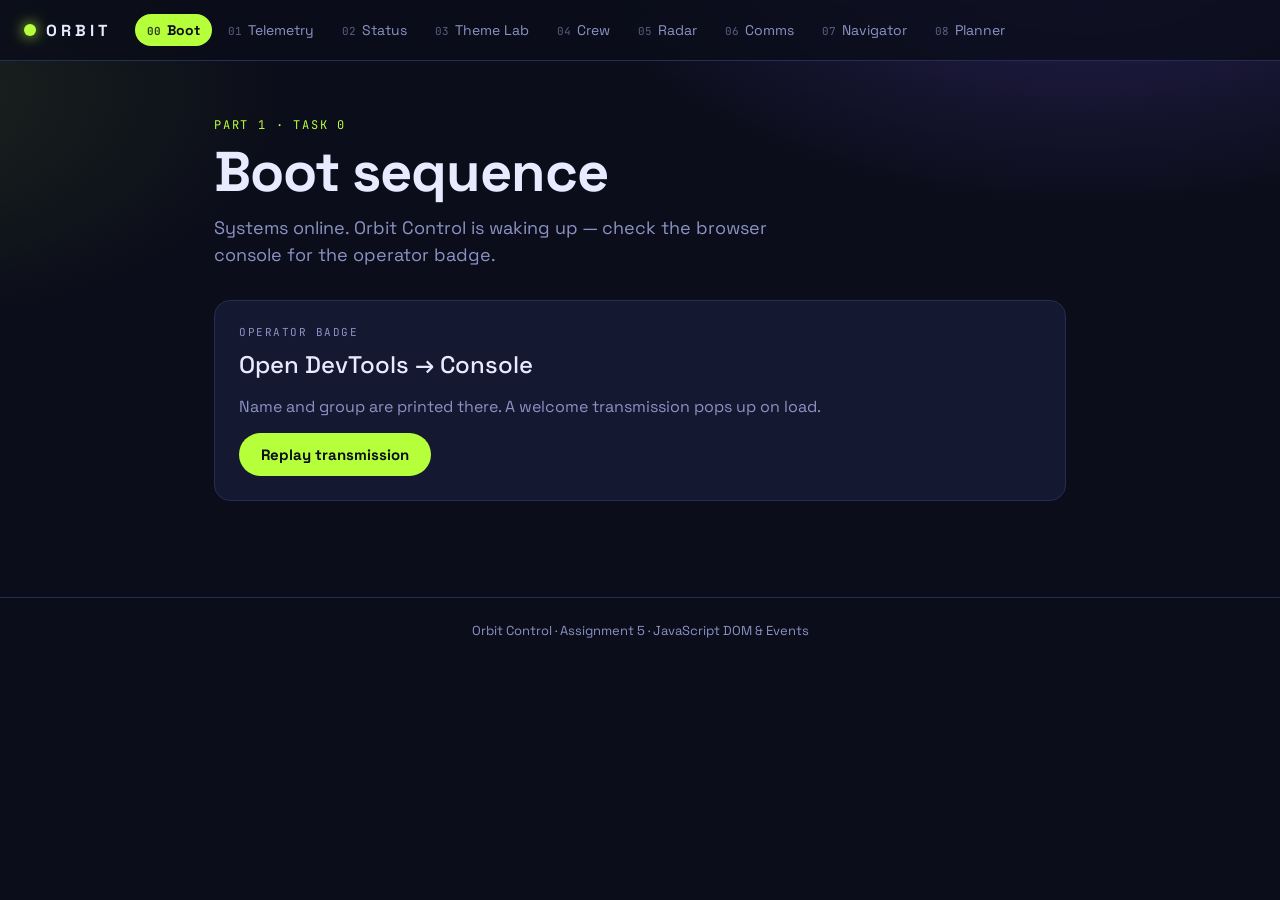
<file: assignment5/index.html>
<!DOCTYPE html>
<html lang="en">
<head>
  <meta charset="UTF-8">
  <meta name="viewport" content="width=device-width, initial-scale=1.0">
  <title>Orbit Control · Boot sequence</title>
  <link rel="preconnect" href="https://fonts.googleapis.com">
  <link href="https://fonts.googleapis.com/css2?family=JetBrains+Mono:wght@400;600&family=Space+Grotesk:wght@400;500;700&display=swap" rel="stylesheet">
  <link rel="stylesheet" href="style.css">
</head>
<body>
  <header class="topbar">
    <a class="brand" href="index.html"><span class="dot"></span>ORBIT</a>
    <nav class="navbar">
      <a href="index.html" class="active"><i>00</i>Boot</a>
      <a href="task1.html"><i>01</i>Telemetry</a>
      <a href="task2.html"><i>02</i>Status</a>
      <a href="task3.html"><i>03</i>Theme Lab</a>
      <a href="task4.html"><i>04</i>Crew</a>
      <a href="task5.html"><i>05</i>Radar</a>
      <a href="task6.html"><i>06</i>Comms</a>
      <a href="task7.html"><i>07</i>Navigator</a>
      <a href="task8.html"><i>08</i>Planner</a>
    </nav>
  </header>
  <main>
    <p class="eyebrow">Part 1 · Task 0</p>
    <h1>Boot sequence</h1>
    <p class="lead">Systems online. Orbit Control is waking up — check the browser console for the operator badge.</p>
<div class="panel"><div class="kicker">Operator badge</div><p class="big">Open DevTools → Console</p><p class="muted">Name and group are printed there. A welcome transmission pops up on load.</p>
<button id="again">Replay transmission</button></div>
  </main>
  <footer>Orbit Control · Assignment 5 · JavaScript DOM &amp; Events</footer>
  <script src="js/index.js"></script>
</body>
</html>
</file>
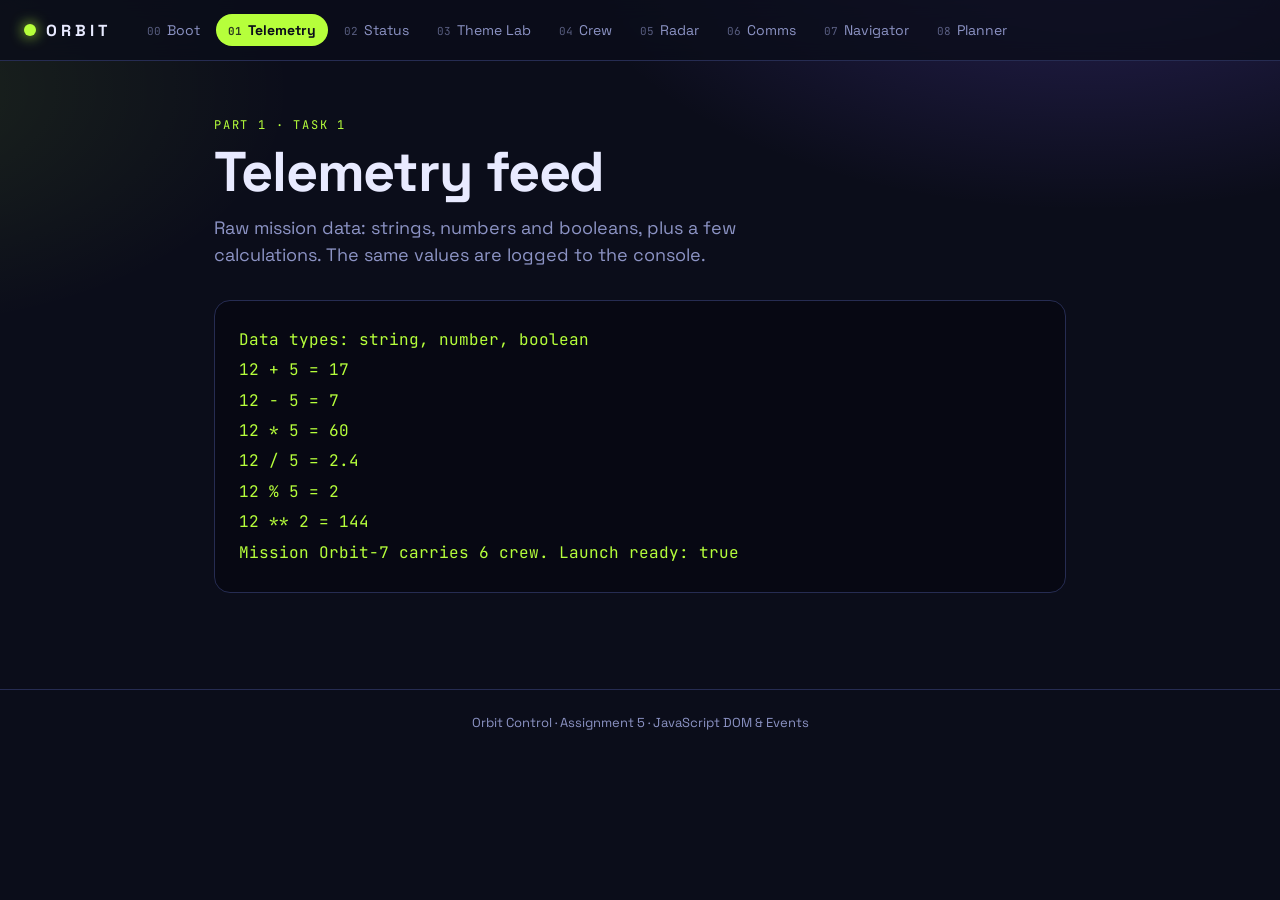
<file: assignment5/task1.html>
<!DOCTYPE html>
<html lang="en">
<head>
  <meta charset="UTF-8">
  <meta name="viewport" content="width=device-width, initial-scale=1.0">
  <title>Orbit Control · Telemetry feed</title>
  <link rel="preconnect" href="https://fonts.googleapis.com">
  <link href="https://fonts.googleapis.com/css2?family=JetBrains+Mono:wght@400;600&family=Space+Grotesk:wght@400;500;700&display=swap" rel="stylesheet">
  <link rel="stylesheet" href="style.css">
</head>
<body>
  <header class="topbar">
    <a class="brand" href="index.html"><span class="dot"></span>ORBIT</a>
    <nav class="navbar">
      <a href="index.html"><i>00</i>Boot</a>
      <a href="task1.html" class="active"><i>01</i>Telemetry</a>
      <a href="task2.html"><i>02</i>Status</a>
      <a href="task3.html"><i>03</i>Theme Lab</a>
      <a href="task4.html"><i>04</i>Crew</a>
      <a href="task5.html"><i>05</i>Radar</a>
      <a href="task6.html"><i>06</i>Comms</a>
      <a href="task7.html"><i>07</i>Navigator</a>
      <a href="task8.html"><i>08</i>Planner</a>
    </nav>
  </header>
  <main>
    <p class="eyebrow">Part 1 · Task 1</p>
    <h1>Telemetry feed</h1>
    <p class="lead">Raw mission data: strings, numbers and booleans, plus a few calculations. The same values are logged to the console.</p>
<pre id="out" class="terminal"></pre>
  </main>
  <footer>Orbit Control · Assignment 5 · JavaScript DOM &amp; Events</footer>
  <script src="js/task1.js"></script>
</body>
</html>
</file>
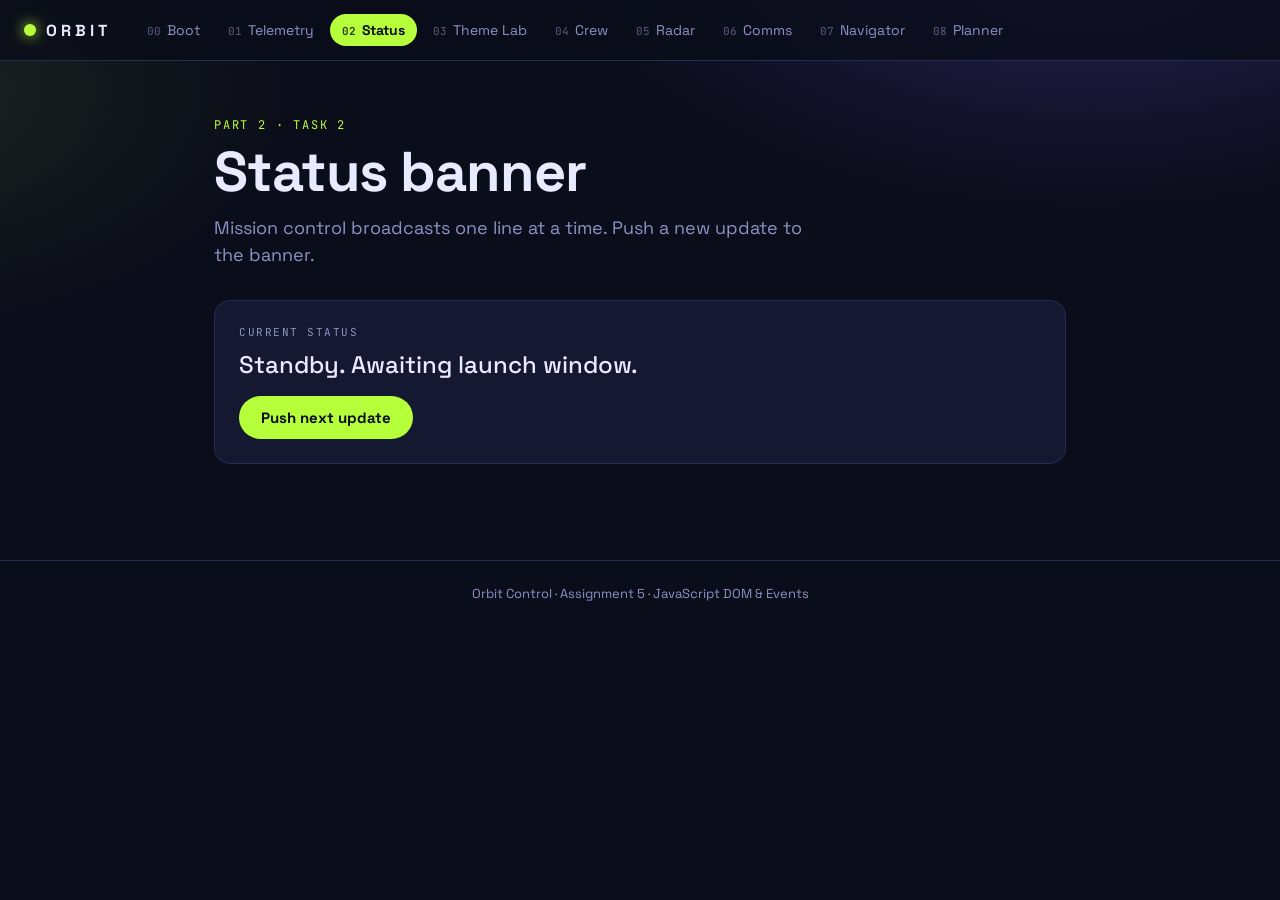
<file: assignment5/task2.html>
<!DOCTYPE html>
<html lang="en">
<head>
  <meta charset="UTF-8">
  <meta name="viewport" content="width=device-width, initial-scale=1.0">
  <title>Orbit Control · Status banner</title>
  <link rel="preconnect" href="https://fonts.googleapis.com">
  <link href="https://fonts.googleapis.com/css2?family=JetBrains+Mono:wght@400;600&family=Space+Grotesk:wght@400;500;700&display=swap" rel="stylesheet">
  <link rel="stylesheet" href="style.css">
</head>
<body>
  <header class="topbar">
    <a class="brand" href="index.html"><span class="dot"></span>ORBIT</a>
    <nav class="navbar">
      <a href="index.html"><i>00</i>Boot</a>
      <a href="task1.html"><i>01</i>Telemetry</a>
      <a href="task2.html" class="active"><i>02</i>Status</a>
      <a href="task3.html"><i>03</i>Theme Lab</a>
      <a href="task4.html"><i>04</i>Crew</a>
      <a href="task5.html"><i>05</i>Radar</a>
      <a href="task6.html"><i>06</i>Comms</a>
      <a href="task7.html"><i>07</i>Navigator</a>
      <a href="task8.html"><i>08</i>Planner</a>
    </nav>
  </header>
  <main>
    <p class="eyebrow">Part 2 · Task 2</p>
    <h1>Status banner</h1>
    <p class="lead">Mission control broadcasts one line at a time. Push a new update to the banner.</p>
<div class="panel"><div class="kicker">Current status</div><p id="text" class="big">Standby. Awaiting launch window.</p>
<button id="btn">Push next update</button></div>
  </main>
  <footer>Orbit Control · Assignment 5 · JavaScript DOM &amp; Events</footer>
  <script src="js/task2.js"></script>
</body>
</html>
</file>
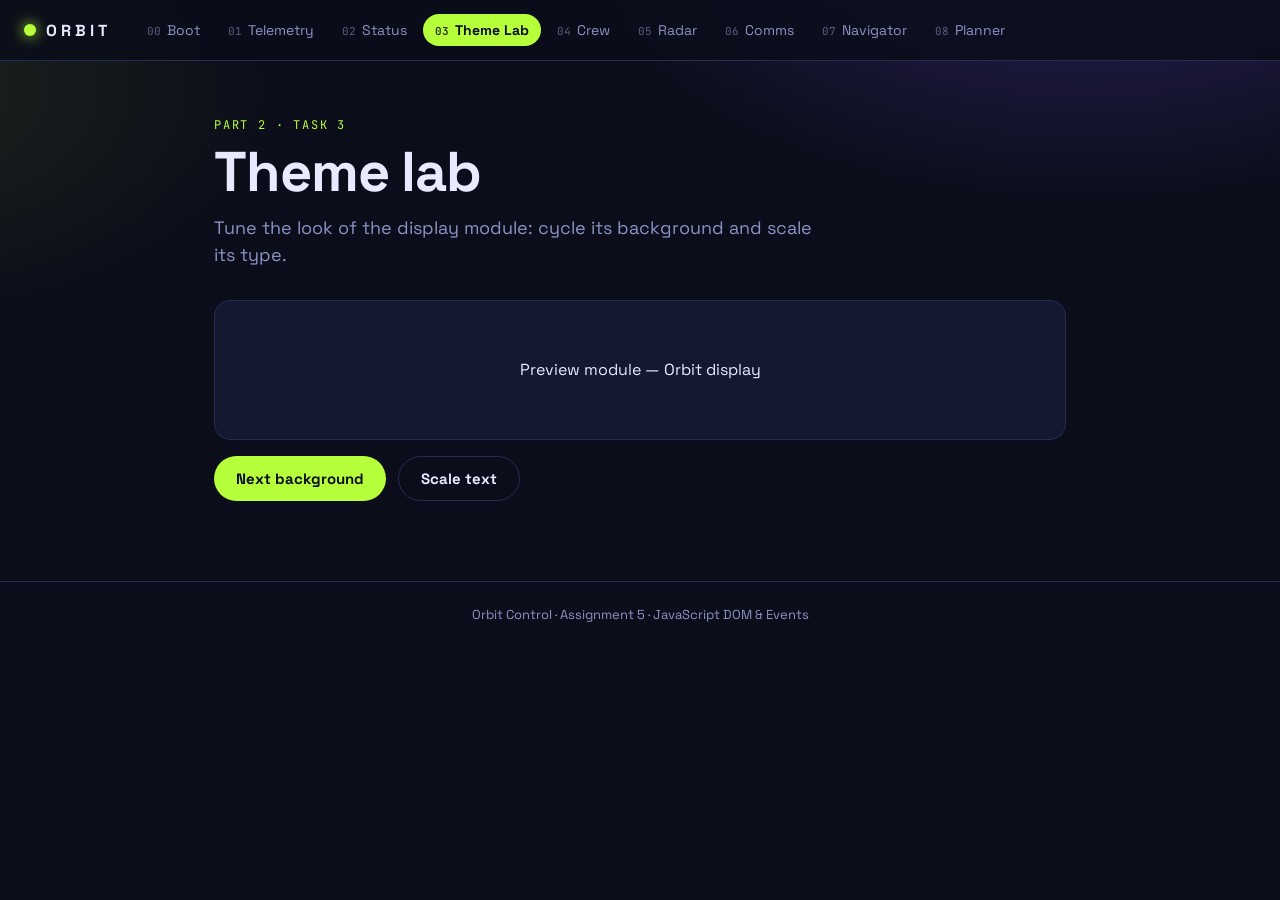
<file: assignment5/task3.html>
<!DOCTYPE html>
<html lang="en">
<head>
  <meta charset="UTF-8">
  <meta name="viewport" content="width=device-width, initial-scale=1.0">
  <title>Orbit Control · Theme lab</title>
  <link rel="preconnect" href="https://fonts.googleapis.com">
  <link href="https://fonts.googleapis.com/css2?family=JetBrains+Mono:wght@400;600&family=Space+Grotesk:wght@400;500;700&display=swap" rel="stylesheet">
  <link rel="stylesheet" href="style.css">
</head>
<body>
  <header class="topbar">
    <a class="brand" href="index.html"><span class="dot"></span>ORBIT</a>
    <nav class="navbar">
      <a href="index.html"><i>00</i>Boot</a>
      <a href="task1.html"><i>01</i>Telemetry</a>
      <a href="task2.html"><i>02</i>Status</a>
      <a href="task3.html" class="active"><i>03</i>Theme Lab</a>
      <a href="task4.html"><i>04</i>Crew</a>
      <a href="task5.html"><i>05</i>Radar</a>
      <a href="task6.html"><i>06</i>Comms</a>
      <a href="task7.html"><i>07</i>Navigator</a>
      <a href="task8.html"><i>08</i>Planner</a>
    </nav>
  </header>
  <main>
    <p class="eyebrow">Part 2 · Task 3</p>
    <h1>Theme lab</h1>
    <p class="lead">Tune the look of the display module: cycle its background and scale its type.</p>
<div id="box" class="panel preview">Preview module — Orbit display</div>
<div class="row"><button id="bg">Next background</button><button id="fs" class="ghost">Scale text</button></div>
  </main>
  <footer>Orbit Control · Assignment 5 · JavaScript DOM &amp; Events</footer>
  <script src="js/task3.js"></script>
</body>
</html>
</file>
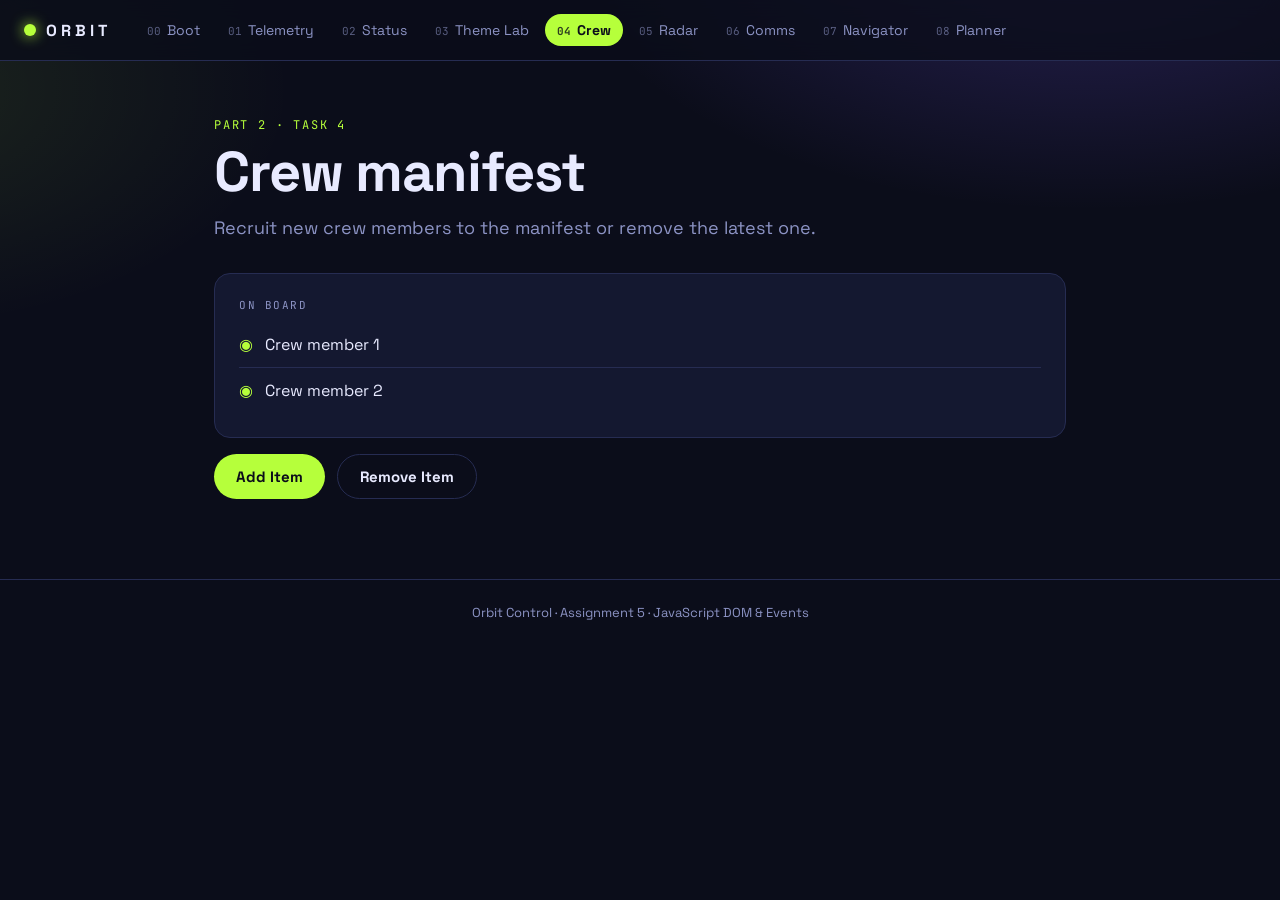
<file: assignment5/task4.html>
<!DOCTYPE html>
<html lang="en">
<head>
  <meta charset="UTF-8">
  <meta name="viewport" content="width=device-width, initial-scale=1.0">
  <title>Orbit Control · Crew manifest</title>
  <link rel="preconnect" href="https://fonts.googleapis.com">
  <link href="https://fonts.googleapis.com/css2?family=JetBrains+Mono:wght@400;600&family=Space+Grotesk:wght@400;500;700&display=swap" rel="stylesheet">
  <link rel="stylesheet" href="style.css">
</head>
<body>
  <header class="topbar">
    <a class="brand" href="index.html"><span class="dot"></span>ORBIT</a>
    <nav class="navbar">
      <a href="index.html"><i>00</i>Boot</a>
      <a href="task1.html"><i>01</i>Telemetry</a>
      <a href="task2.html"><i>02</i>Status</a>
      <a href="task3.html"><i>03</i>Theme Lab</a>
      <a href="task4.html" class="active"><i>04</i>Crew</a>
      <a href="task5.html"><i>05</i>Radar</a>
      <a href="task6.html"><i>06</i>Comms</a>
      <a href="task7.html"><i>07</i>Navigator</a>
      <a href="task8.html"><i>08</i>Planner</a>
    </nav>
  </header>
  <main>
    <p class="eyebrow">Part 2 · Task 4</p>
    <h1>Crew manifest</h1>
    <p class="lead">Recruit new crew members to the manifest or remove the latest one.</p>
<div class="panel"><div class="kicker">On board</div><ul id="list" class="manifest"><li>Crew member 1</li><li>Crew member 2</li></ul></div>
<div class="row"><button id="add">Add Item</button><button id="remove" class="ghost">Remove Item</button></div>
  </main>
  <footer>Orbit Control · Assignment 5 · JavaScript DOM &amp; Events</footer>
  <script src="js/task4.js"></script>
</body>
</html>
</file>
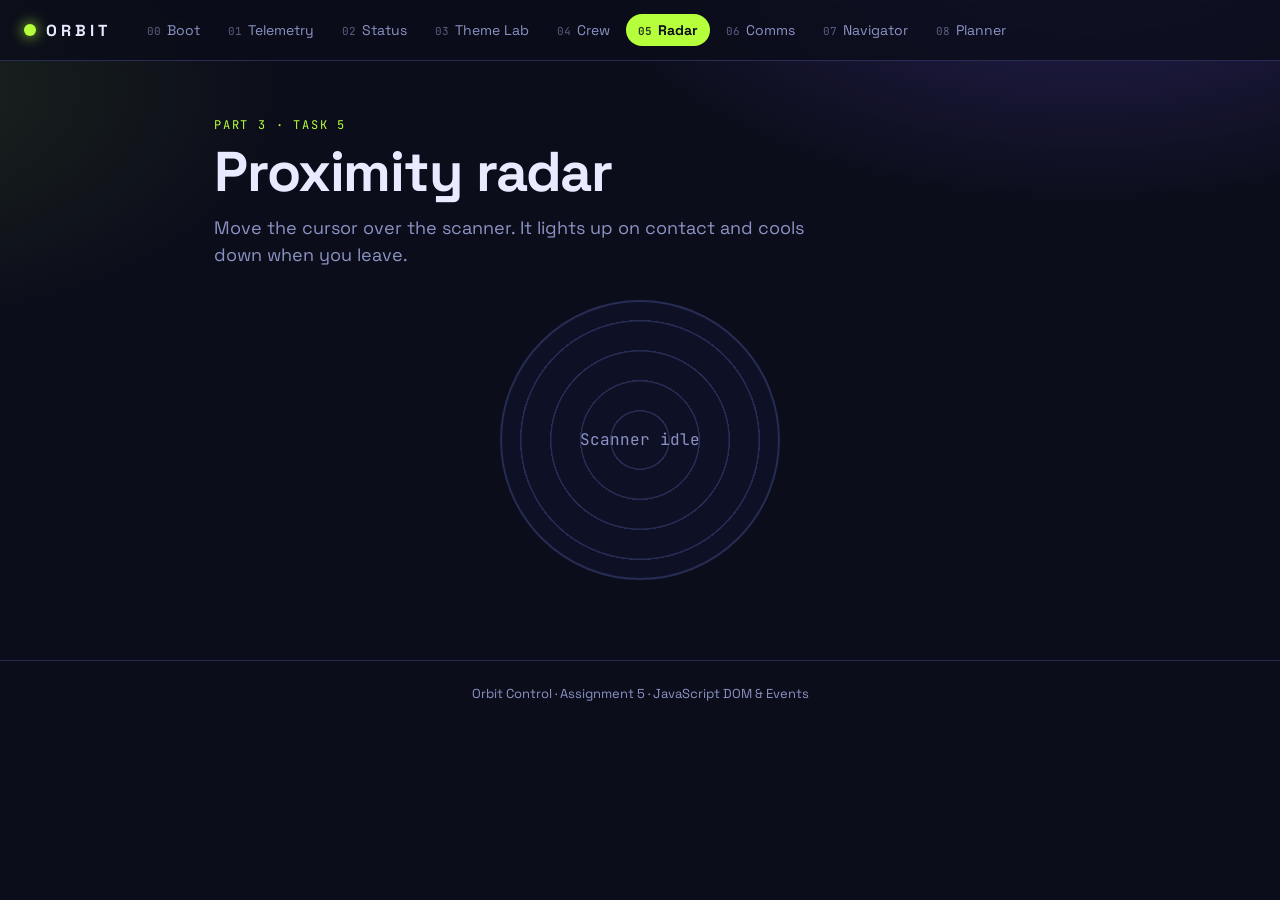
<file: assignment5/task5.html>
<!DOCTYPE html>
<html lang="en">
<head>
  <meta charset="UTF-8">
  <meta name="viewport" content="width=device-width, initial-scale=1.0">
  <title>Orbit Control · Proximity radar</title>
  <link rel="preconnect" href="https://fonts.googleapis.com">
  <link href="https://fonts.googleapis.com/css2?family=JetBrains+Mono:wght@400;600&family=Space+Grotesk:wght@400;500;700&display=swap" rel="stylesheet">
  <link rel="stylesheet" href="style.css">
</head>
<body>
  <header class="topbar">
    <a class="brand" href="index.html"><span class="dot"></span>ORBIT</a>
    <nav class="navbar">
      <a href="index.html"><i>00</i>Boot</a>
      <a href="task1.html"><i>01</i>Telemetry</a>
      <a href="task2.html"><i>02</i>Status</a>
      <a href="task3.html"><i>03</i>Theme Lab</a>
      <a href="task4.html"><i>04</i>Crew</a>
      <a href="task5.html" class="active"><i>05</i>Radar</a>
      <a href="task6.html"><i>06</i>Comms</a>
      <a href="task7.html"><i>07</i>Navigator</a>
      <a href="task8.html"><i>08</i>Planner</a>
    </nav>
  </header>
  <main>
    <p class="eyebrow">Part 3 · Task 5</p>
    <h1>Proximity radar</h1>
    <p class="lead">Move the cursor over the scanner. It lights up on contact and cools down when you leave.</p>
<div id="hover" class="radar"><span>Scanner idle</span></div>
  </main>
  <footer>Orbit Control · Assignment 5 · JavaScript DOM &amp; Events</footer>
  <script src="js/task5.js"></script>
</body>
</html>
</file>
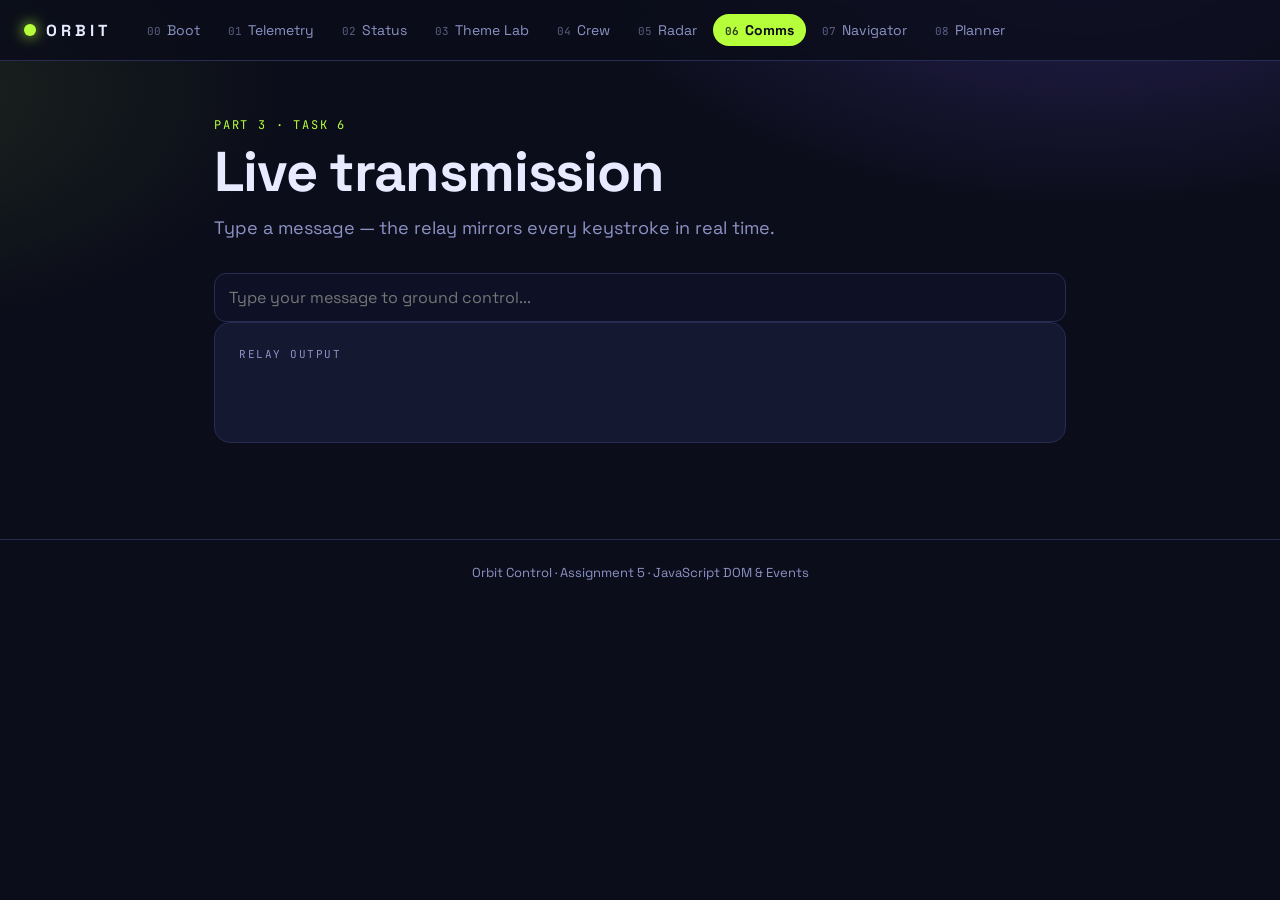
<file: assignment5/task6.html>
<!DOCTYPE html>
<html lang="en">
<head>
  <meta charset="UTF-8">
  <meta name="viewport" content="width=device-width, initial-scale=1.0">
  <title>Orbit Control · Live transmission</title>
  <link rel="preconnect" href="https://fonts.googleapis.com">
  <link href="https://fonts.googleapis.com/css2?family=JetBrains+Mono:wght@400;600&family=Space+Grotesk:wght@400;500;700&display=swap" rel="stylesheet">
  <link rel="stylesheet" href="style.css">
</head>
<body>
  <header class="topbar">
    <a class="brand" href="index.html"><span class="dot"></span>ORBIT</a>
    <nav class="navbar">
      <a href="index.html"><i>00</i>Boot</a>
      <a href="task1.html"><i>01</i>Telemetry</a>
      <a href="task2.html"><i>02</i>Status</a>
      <a href="task3.html"><i>03</i>Theme Lab</a>
      <a href="task4.html"><i>04</i>Crew</a>
      <a href="task5.html"><i>05</i>Radar</a>
      <a href="task6.html" class="active"><i>06</i>Comms</a>
      <a href="task7.html"><i>07</i>Navigator</a>
      <a href="task8.html"><i>08</i>Planner</a>
    </nav>
  </header>
  <main>
    <p class="eyebrow">Part 3 · Task 6</p>
    <h1>Live transmission</h1>
    <p class="lead">Type a message — the relay mirrors every keystroke in real time.</p>
<input id="inp" type="text" placeholder="Type your message to ground control...">
<div class="panel"><div class="kicker">Relay output</div><p class="big mono" id="live">&nbsp;</p></div>
  </main>
  <footer>Orbit Control · Assignment 5 · JavaScript DOM &amp; Events</footer>
  <script src="js/task6.js"></script>
</body>
</html>
</file>
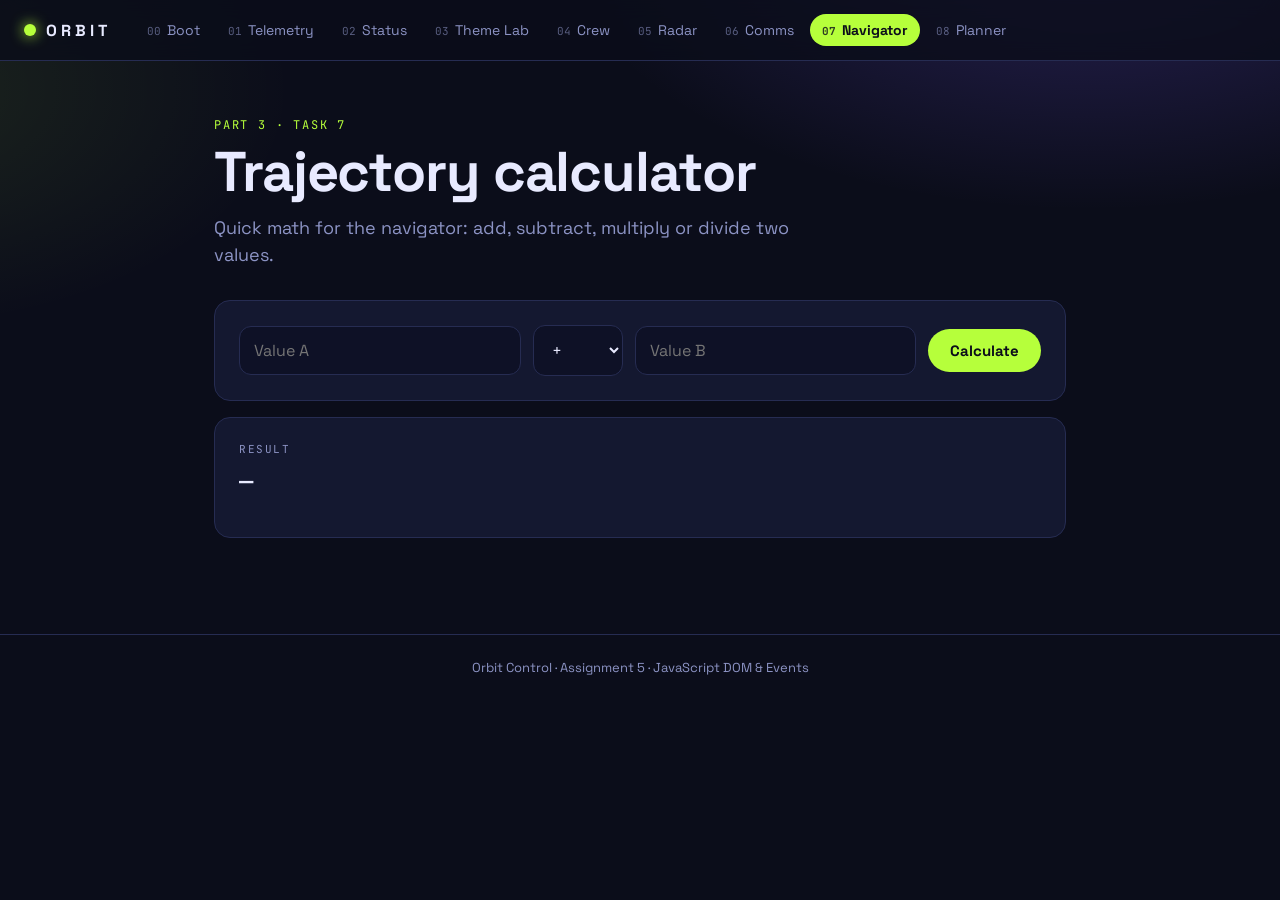
<file: assignment5/task7.html>
<!DOCTYPE html>
<html lang="en">
<head>
  <meta charset="UTF-8">
  <meta name="viewport" content="width=device-width, initial-scale=1.0">
  <title>Orbit Control · Trajectory calculator</title>
  <link rel="preconnect" href="https://fonts.googleapis.com">
  <link href="https://fonts.googleapis.com/css2?family=JetBrains+Mono:wght@400;600&family=Space+Grotesk:wght@400;500;700&display=swap" rel="stylesheet">
  <link rel="stylesheet" href="style.css">
</head>
<body>
  <header class="topbar">
    <a class="brand" href="index.html"><span class="dot"></span>ORBIT</a>
    <nav class="navbar">
      <a href="index.html"><i>00</i>Boot</a>
      <a href="task1.html"><i>01</i>Telemetry</a>
      <a href="task2.html"><i>02</i>Status</a>
      <a href="task3.html"><i>03</i>Theme Lab</a>
      <a href="task4.html"><i>04</i>Crew</a>
      <a href="task5.html"><i>05</i>Radar</a>
      <a href="task6.html"><i>06</i>Comms</a>
      <a href="task7.html" class="active"><i>07</i>Navigator</a>
      <a href="task8.html"><i>08</i>Planner</a>
    </nav>
  </header>
  <main>
    <p class="eyebrow">Part 3 · Task 7</p>
    <h1>Trajectory calculator</h1>
    <p class="lead">Quick math for the navigator: add, subtract, multiply or divide two values.</p>
<div class="panel calc">
<input id="a" type="number" placeholder="Value A">
<select id="op"><option value="+">+</option><option value="-">−</option><option value="*">×</option><option value="/">÷</option></select>
<input id="b" type="number" placeholder="Value B">
<button id="eq">Calculate</button></div>
<div class="panel"><div class="kicker">Result</div><p class="big mono" id="res">—</p></div>
  </main>
  <footer>Orbit Control · Assignment 5 · JavaScript DOM &amp; Events</footer>
  <script src="js/task7.js"></script>
</body>
</html>
</file>
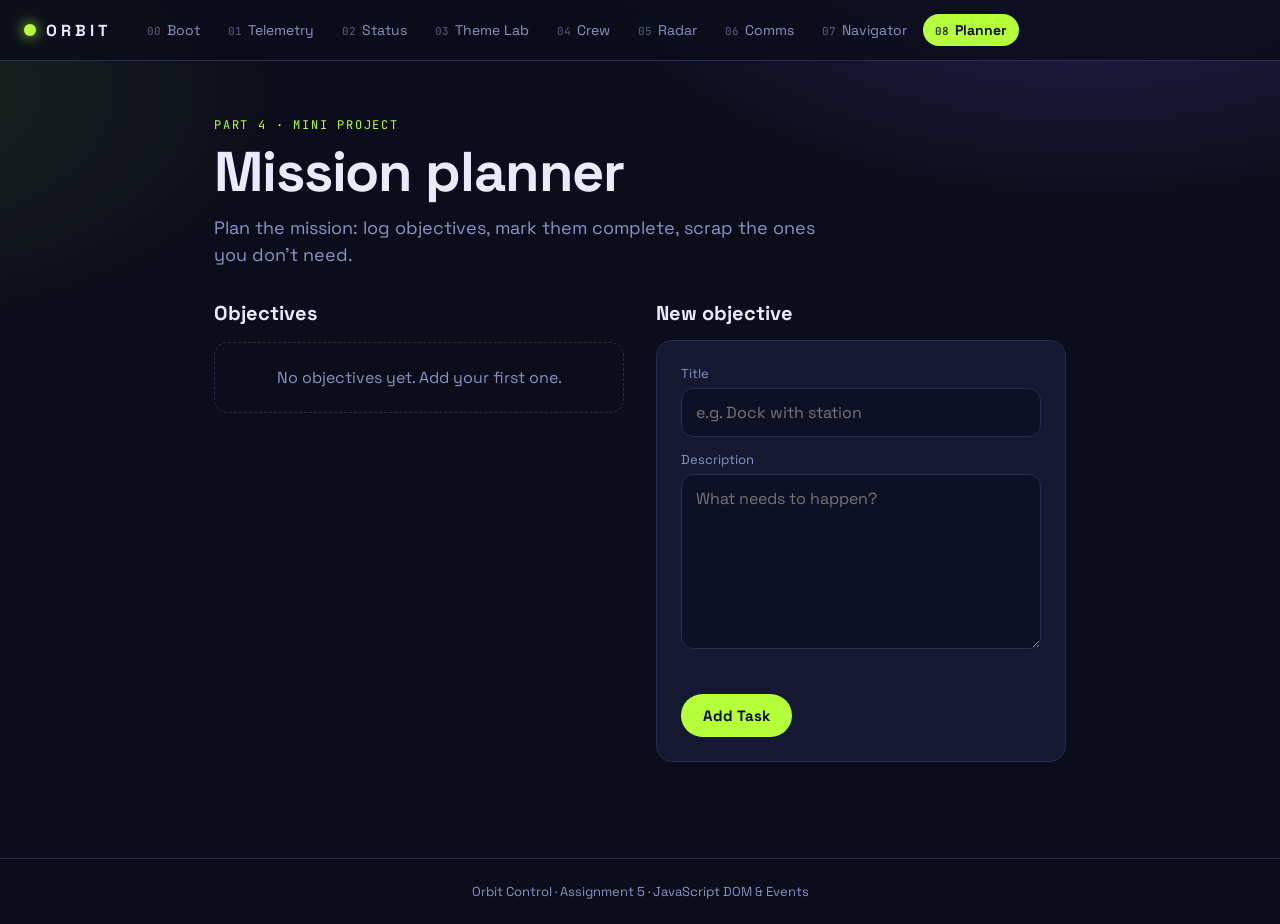
<file: assignment5/task8.html>
<!DOCTYPE html>
<html lang="en">
<head>
  <meta charset="UTF-8">
  <meta name="viewport" content="width=device-width, initial-scale=1.0">
  <title>Orbit Control · Mission planner</title>
  <link rel="preconnect" href="https://fonts.googleapis.com">
  <link href="https://fonts.googleapis.com/css2?family=JetBrains+Mono:wght@400;600&family=Space+Grotesk:wght@400;500;700&display=swap" rel="stylesheet">
  <link rel="stylesheet" href="style.css">
</head>
<body>
  <header class="topbar">
    <a class="brand" href="index.html"><span class="dot"></span>ORBIT</a>
    <nav class="navbar">
      <a href="index.html"><i>00</i>Boot</a>
      <a href="task1.html"><i>01</i>Telemetry</a>
      <a href="task2.html"><i>02</i>Status</a>
      <a href="task3.html"><i>03</i>Theme Lab</a>
      <a href="task4.html"><i>04</i>Crew</a>
      <a href="task5.html"><i>05</i>Radar</a>
      <a href="task6.html"><i>06</i>Comms</a>
      <a href="task7.html"><i>07</i>Navigator</a>
      <a href="task8.html" class="active"><i>08</i>Planner</a>
    </nav>
  </header>
  <main>
    <p class="eyebrow">Part 4 · Mini project</p>
    <h1>Mission planner</h1>
    <p class="lead">Plan the mission: log objectives, mark them complete, scrap the ones you don't need.</p>
<div class="todo">
<section><h2>Objectives</h2><div id="tasks"></div></section>
<section><h2>New objective</h2><form class="panel form" id="form" novalidate>
<label for="title">Title</label><input id="title" type="text" placeholder="e.g. Dock with station">
<label for="desc">Description</label><textarea id="desc" rows="7" placeholder="What needs to happen?"></textarea>
<p class="error" id="err"></p>
<button type="submit">Add Task</button></form></section></div>
  </main>
  <footer>Orbit Control · Assignment 5 · JavaScript DOM &amp; Events</footer>
  <script src="js/task8.js"></script>
</body>
</html>
</file>
<file: assignment5/style.css>
:root {
  --bg: #0b0d1a; --panel: #141830; --line: #262c52; --text: #e8eaff; --muted: #8c93c4;
  --accent: #b6ff3b; --accent2: #7c5cff; --danger: #ff5d73;
}
* { box-sizing: border-box; }
body {
  margin: 0; min-height: 100vh; color: var(--text); font-family: "Space Grotesk", system-ui, sans-serif;
  background: radial-gradient(900px 500px at 85% -10%, rgba(124,92,255,.28), transparent 60%),
              radial-gradient(700px 400px at -10% 10%, rgba(182,255,59,.10), transparent 60%), var(--bg);
}
.topbar { display: flex; align-items: center; gap: 24px; padding: 14px 24px; border-bottom: 1px solid var(--line);
  position: sticky; top: 0; backdrop-filter: blur(10px); background: rgba(11,13,26,.8); z-index: 5; flex-wrap: wrap; }
.brand { color: var(--text); text-decoration: none; font-weight: 700; letter-spacing: .25em; display: flex; align-items: center; gap: 10px; }
.dot { width: 12px; height: 12px; border-radius: 50%; background: var(--accent); box-shadow: 0 0 14px var(--accent); }
.navbar { display: flex; gap: 4px; flex-wrap: wrap; }
.navbar a { color: var(--muted); text-decoration: none; font-size: 14px; padding: 7px 12px; border-radius: 999px; transition: .2s; }
.navbar a i { font-style: normal; font-family: "JetBrains Mono", monospace; font-size: 11px; margin-right: 6px; opacity: .6; }
.navbar a:hover { color: var(--text); background: var(--panel); }
.navbar a.active { background: var(--accent); color: #0b0d1a; font-weight: 700; }
.navbar a.active i { opacity: .8; }
main { max-width: 900px; margin: 0 auto; padding: 56px 24px 80px; }
.eyebrow { font-family: "JetBrains Mono", monospace; font-size: 12px; letter-spacing: .15em; text-transform: uppercase; color: var(--accent); margin: 0 0 10px; }
h1 { font-size: clamp(34px, 6vw, 56px); margin: 0 0 12px; line-height: 1.05; letter-spacing: -.02em; }
h2 { font-size: 20px; margin: 0 0 14px; }
.lead { color: var(--muted); font-size: 18px; max-width: 620px; margin: 0 0 32px; line-height: 1.5; }
.panel { background: var(--panel); border: 1px solid var(--line); border-radius: 16px; padding: 24px; margin-bottom: 16px; }
.kicker { font-family: "JetBrains Mono", monospace; font-size: 11px; letter-spacing: .14em; text-transform: uppercase; color: var(--muted); margin-bottom: 10px; }
.big { font-size: 24px; margin: 0 0 16px; font-weight: 500; }
.mono, .terminal { font-family: "JetBrains Mono", monospace; }
.muted { color: var(--muted); margin: 0 0 16px; }
.terminal { background: #070813; border: 1px solid var(--line); border-radius: 16px; padding: 24px; line-height: 1.9; color: var(--accent); white-space: pre-wrap; }
button { background: var(--accent); color: #0b0d1a; border: 0; padding: 12px 22px; font: 700 15px "Space Grotesk", sans-serif;
  border-radius: 999px; cursor: pointer; transition: transform .15s, box-shadow .2s; }
button:hover { transform: translateY(-2px); box-shadow: 0 8px 24px rgba(182,255,59,.3); }
button.ghost { background: transparent; color: var(--text); border: 1px solid var(--line); }
button.ghost:hover { border-color: var(--accent2); box-shadow: 0 8px 24px rgba(124,92,255,.3); }
.row { display: flex; gap: 12px; flex-wrap: wrap; }
input, select, textarea { width: 100%; background: #0e1126; color: var(--text); border: 1px solid var(--line); border-radius: 12px;
  padding: 13px 14px; font: 16px "Space Grotesk", sans-serif; outline: none; transition: border .2s, box-shadow .2s; }
input:focus, select:focus, textarea:focus { border-color: var(--accent2); box-shadow: 0 0 0 3px rgba(124,92,255,.25); }
textarea { resize: vertical; }
.preview { min-height: 140px; display: grid; place-items: center; text-align: center; font-size: 16px; transition: background .4s; }
.manifest { list-style: none; margin: 0; padding: 0; }
.manifest li { padding: 12px 0; border-bottom: 1px solid var(--line); animation: pop .25s; }
.manifest li:last-child { border: 0; }
.manifest li::before { content: "◉"; color: var(--accent); margin-right: 12px; }
@keyframes pop { from { opacity: 0; transform: translateY(-6px); } }
.radar { width: 280px; height: 280px; margin: 0 auto; border-radius: 50%; display: grid; place-items: center; text-align: center;
  background: repeating-radial-gradient(circle, transparent 0 28px, var(--line) 29px 30px); border: 2px solid var(--line);
  background-color: #0e1126; transition: background-color .3s, box-shadow .3s; font-family: "JetBrains Mono", monospace; color: var(--muted); }
.calc { display: grid; grid-template-columns: 1fr 90px 1fr auto; gap: 12px; align-items: center; }
.todo { display: grid; grid-template-columns: 1fr 1fr; gap: 32px; align-items: start; }
.form label { display: block; color: var(--muted); font-size: 13px; margin: 14px 0 6px; }
.form label:first-child { margin-top: 0; }
.form button { margin-top: 12px; }
.error { color: var(--danger); font-size: 14px; min-height: 18px; margin: 10px 0 0; }
.task { background: var(--panel); border: 1px solid var(--line); border-radius: 14px; padding: 16px 18px; margin-bottom: 12px; animation: pop .25s; }
.task-head { display: flex; align-items: center; gap: 8px; }
.task-head .name { flex: 1; font-weight: 700; font-size: 17px; }
.task p { color: var(--muted); font-size: 14px; margin: 10px 0 0; white-space: pre-wrap; }
.icon { background: transparent; color: var(--accent); border: 1px solid var(--line); padding: 6px 12px; font-size: 13px; }
.icon.del { color: var(--danger); }
.icon:hover { box-shadow: none; background: var(--line); }
.task.done { border-color: rgba(182,255,59,.4); }
.task.done .name, .task.done p { text-decoration: line-through; opacity: .5; }
.empty { color: var(--muted); border: 1px dashed var(--line); border-radius: 14px; padding: 24px; text-align: center; }
footer { text-align: center; color: var(--muted); font-size: 13px; padding: 24px; border-top: 1px solid var(--line); }
@media (max-width: 720px) { .todo { grid-template-columns: 1fr; } .calc { grid-template-columns: 1fr; } }
</file>
